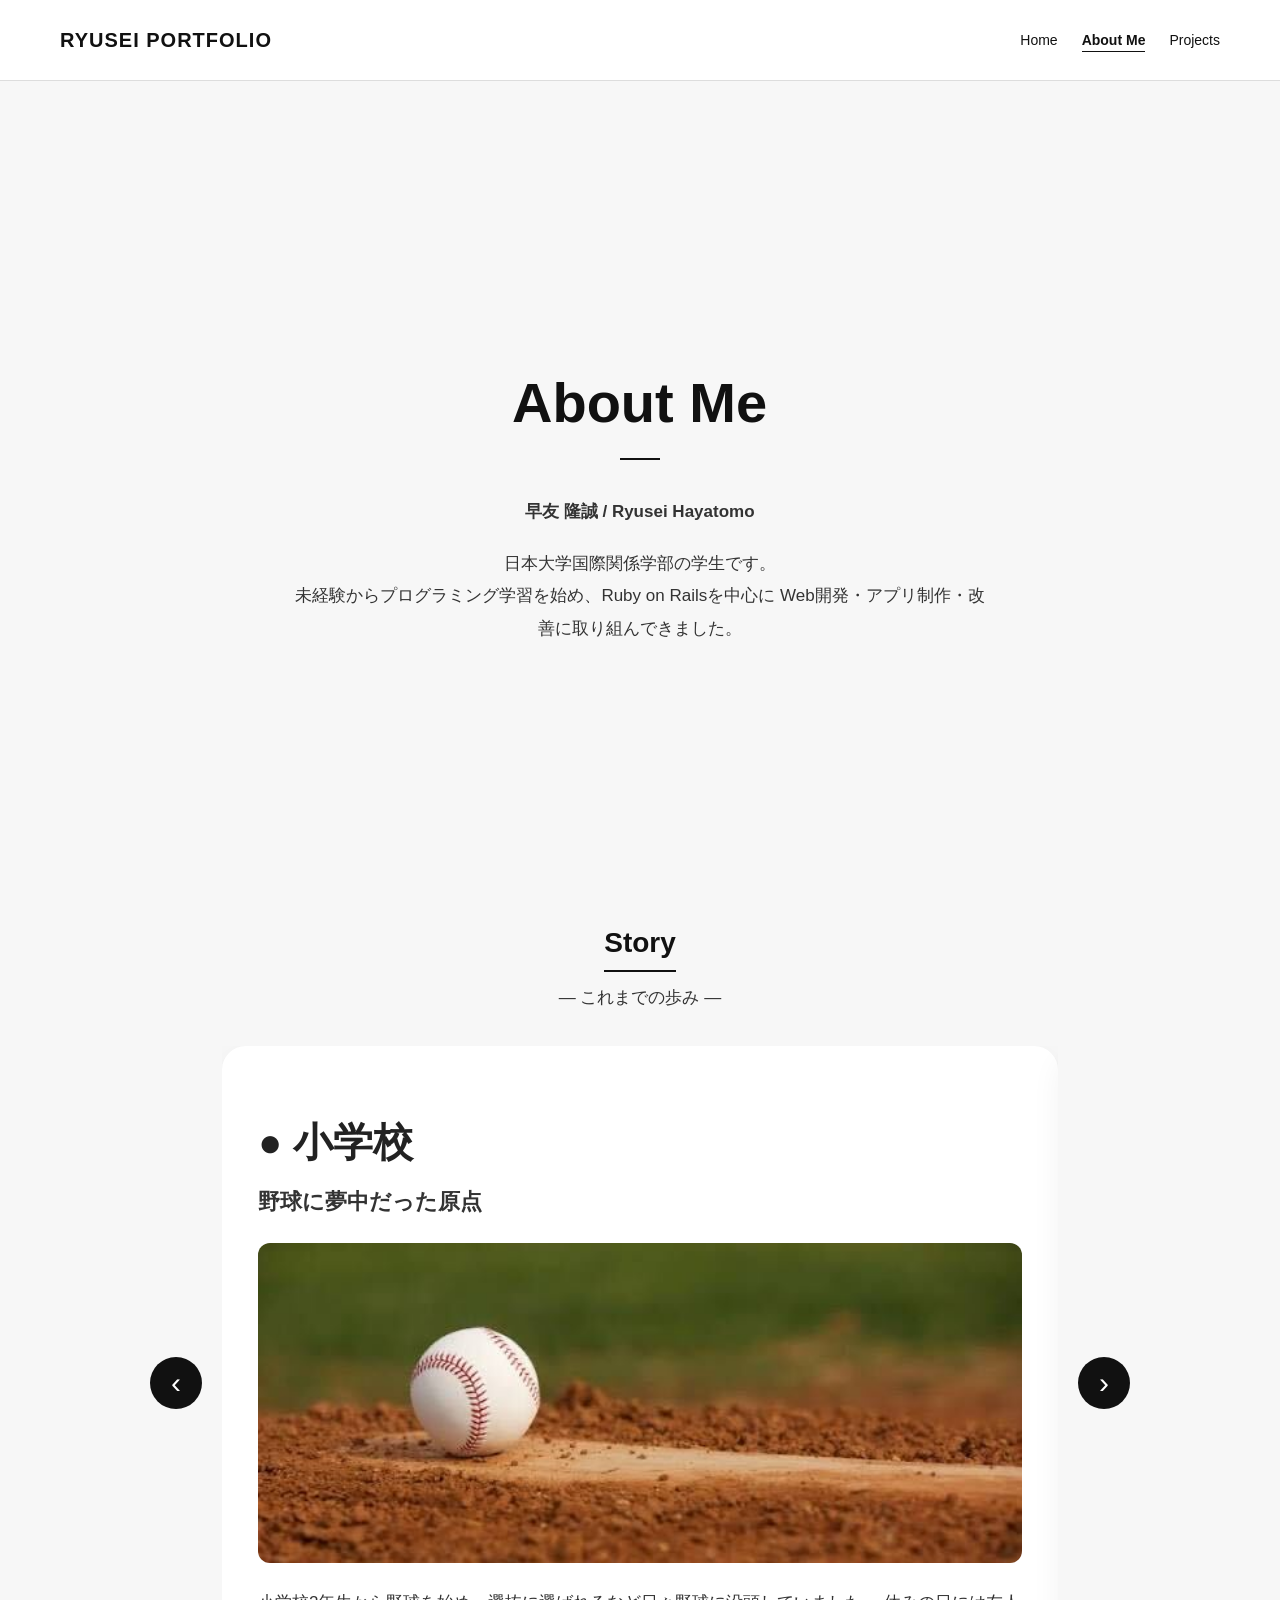
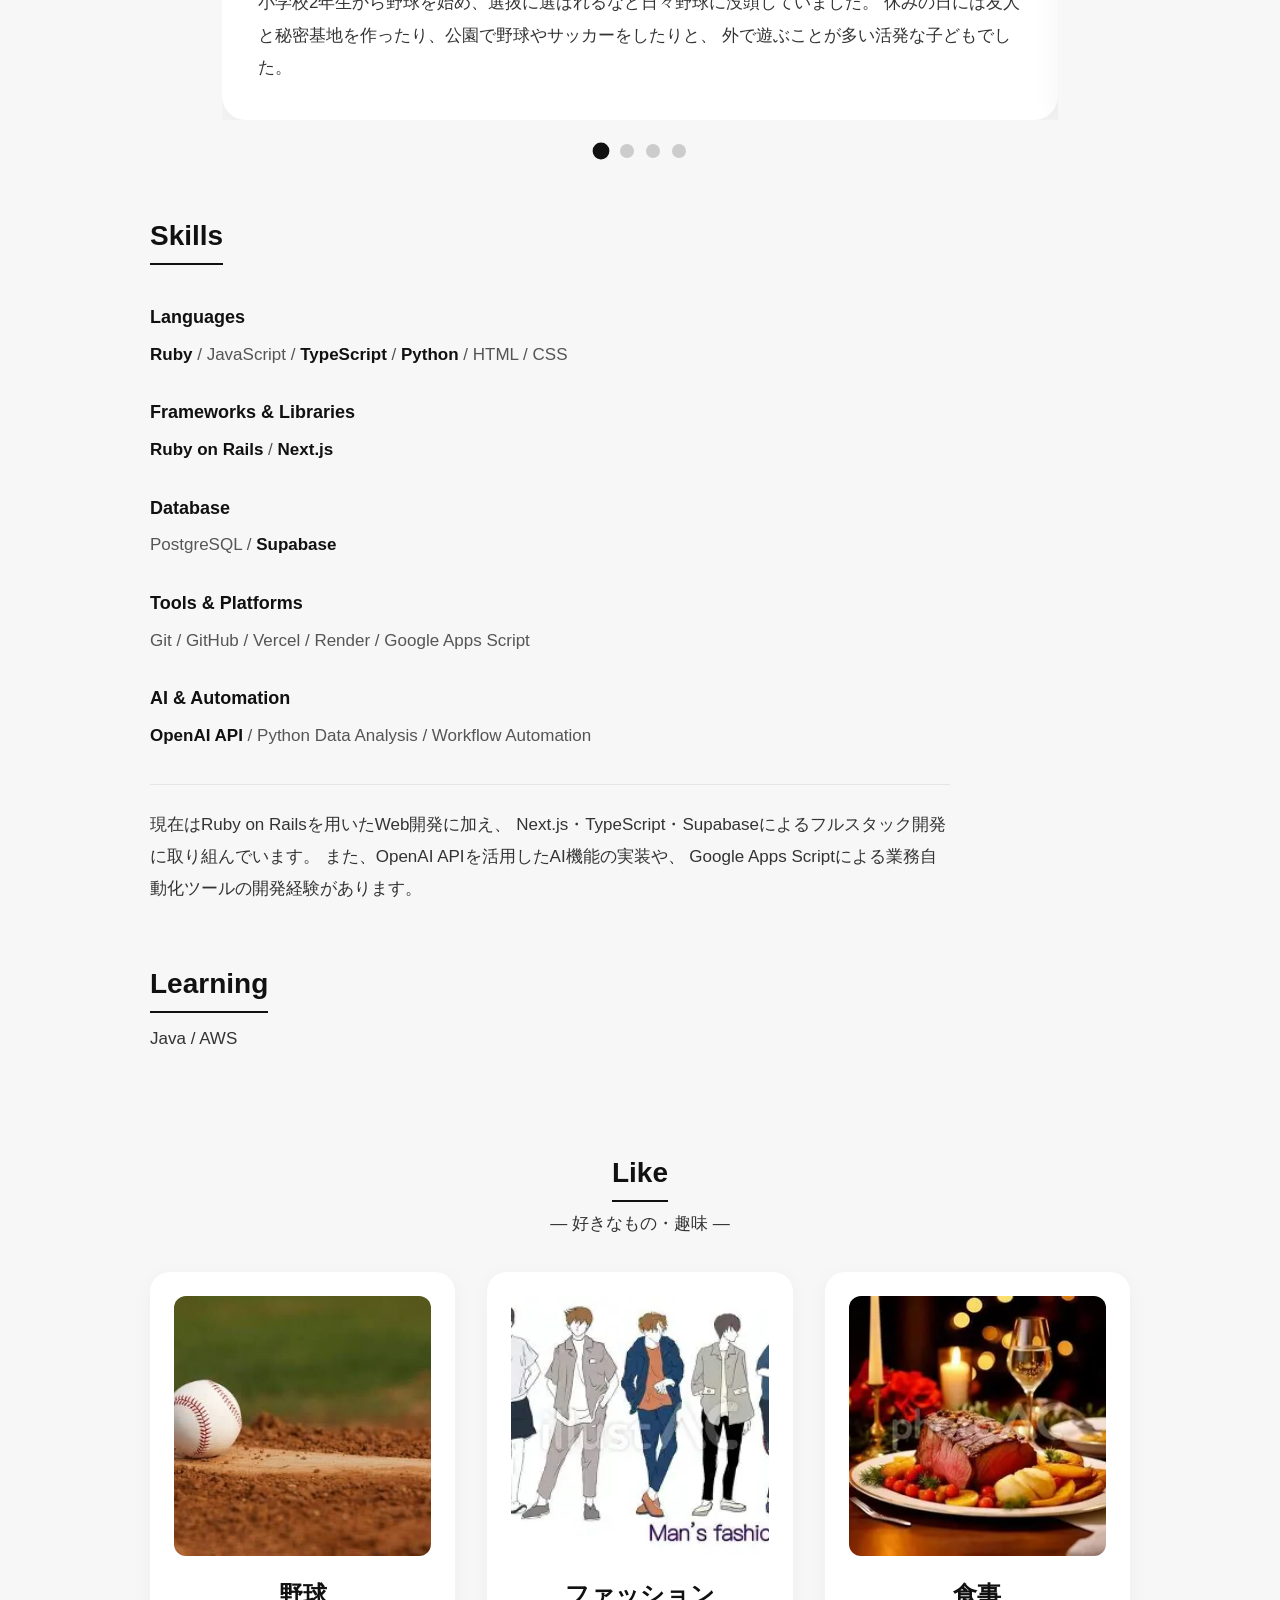
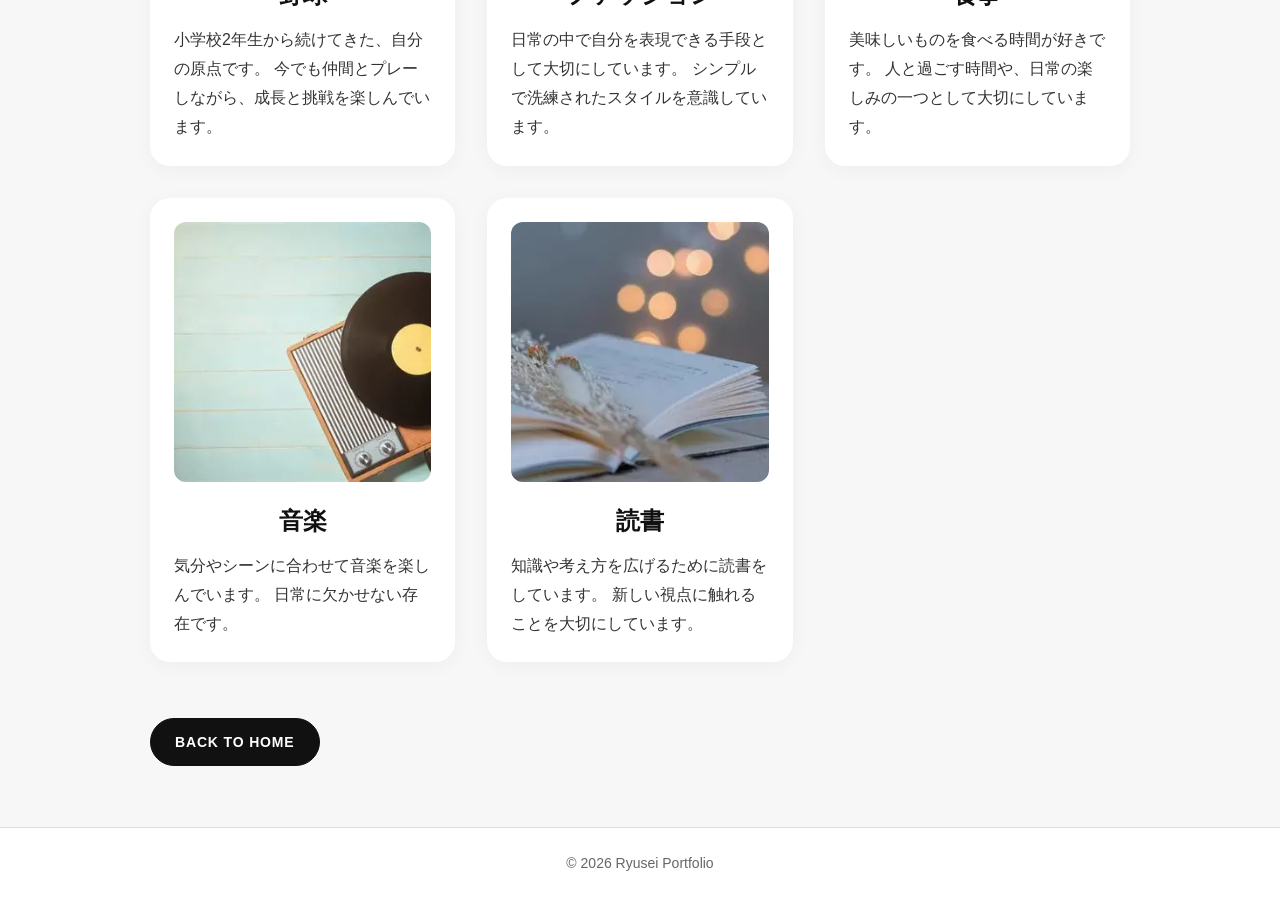
<file: about.html>
<!DOCTYPE html>
<html lang="ja">
<head>
  <meta charset="UTF-8" />
  <meta name="viewport" content="width=device-width, initial-scale=1.0" />
  <title>About Me | Ryusei Portfolio</title>
  <link rel="stylesheet" href="style.css" />
</head>
<body>
  <header class="header">
    <div class="logo">RYUSEI PORTFOLIO</div>
    <nav>
      <ul class="nav-list">
        <li><a href="index.html">Home</a></li>
        <li><a href="about.html" aria-current="page">About Me</a></li>
        <li><a href="projects.html">Projects</a></li>
      </ul>
    </nav>
  </header>

  <main class="about-page">
    <section class="about-hero no-image">
      <div class="about-content center animate fade-up">
        <h1 class="animate fade-up delay-1">About Me</h1>
        <p class="about-name animate fade-up delay-2">早友 隆誠 / Ryusei Hayatomo</p>
        <p class="animate fade-up delay-3">
          日本大学国際関係学部の学生です。<br />
          未経験からプログラミング学習を始め、Ruby on Railsを中心に
          Web開発・アプリ制作・改善に取り組んできました。
        </p>
      </div>
    </section>

    <section class="about-section story-section animate fade-up">
      <h2>Story</h2>
      <p class="story-subtitle">— これまでの歩み —</p>

      <div class="story-slider">
        <button class="story-btn prev" aria-label="前へ">‹</button>

        <div class="story-track-wrapper">
          <div class="story-track">
            <article class="story-card">
              <h3>● 小学校</h3>
              <h4>野球に夢中だった原点</h4>
              <img src="images/baseball.jpg" alt="小学校時代" />
              <p>
                小学校2年生から野球を始め、選抜に選ばれるなど日々野球に没頭していました。
                休みの日には友人と秘密基地を作ったり、公園で野球やサッカーをしたりと、
                外で遊ぶことが多い活発な子どもでした。
              </p>
            </article>

            <article class="story-card">
              <h3>● 中学校</h3>
              <h4>努力で苦手を変えた時期</h4>
              <img src="images/study.jpg" alt="中学校時代" />
              <p>
                中学校でも野球を続け、1年生から試合に出場し主軸を担いました。
                副主将として千葉県ベスト4を目指す中で、野球だけでなく勉強にも力を入れ、
                学年168位/170位から安定して20位以内まで成績を伸ばしました。
              </p>
            </article>

            <article class="story-card">
              <h3>● 高校</h3>
              <h4>挫折と転向を経験した時期</h4>
              <img src="images/baseball2.jpg" alt="高校時代" />
              <p>
                私立高校に特待生として入学し、勉強でも最上位クラスに所属しながら
                野球との両立に取り組みました。肩の怪我で投手を断念しましたが、
                野手へ転向し、Bチームでは4番、Aチームでは代打を任されるまで努力を重ねました。
              </p>
            </article>

            <article class="story-card">
              <h3>● 大学</h3>
              <h4>プログラミングに挑戦した転機</h4>
              <img src="images/study.jpg" alt="大学時代" />
              <p>
                2年の冬に将来への危機感を抱き、苦手意識のあったプログラミングに挑戦しました。
                ITスクールで学習を開始し、3か月でWebサイトを制作・デプロイ。
                その後は約2年間メンターとして教える側も経験し、現在はJavaやAWSも学んでいます。
              </p>
            </article>
          </div>
        </div>

        <button class="story-btn next" aria-label="次へ">›</button>
      </div>

      <div class="story-dots">
        <button class="story-dot active" data-index="0" aria-label="1枚目へ"></button>
        <button class="story-dot" data-index="1" aria-label="2枚目へ"></button>
        <button class="story-dot" data-index="2" aria-label="3枚目へ"></button>
        <button class="story-dot" data-index="3" aria-label="4枚目へ"></button>
      </div>
    </section>

<section class="about-section animate fade-up">
  <h2>Skills</h2>

  <div class="skill-category">
    <h3>Languages</h3>
    <p>
      <strong>Ruby</strong> /
      JavaScript /
      <strong>TypeScript</strong> /
      <strong>Python</strong> /
      HTML /
      CSS
    </p>
  </div>

  <div class="skill-category">
    <h3>Frameworks & Libraries</h3>
    <p>
      <strong>Ruby on Rails</strong> /
      <strong>Next.js</strong>
    </p>
  </div>

  <div class="skill-category">
    <h3>Database</h3>
    <p>
      PostgreSQL /
      <strong>Supabase</strong>
    </p>
  </div>

  <div class="skill-category">
    <h3>Tools & Platforms</h3>
    <p>
      Git /
      GitHub /
      Vercel /
      Render /
      Google Apps Script
    </p>
  </div>

  <div class="skill-category">
    <h3>AI & Automation</h3>
    <p>
      <strong>OpenAI API</strong> /
      Python Data Analysis /
      Workflow Automation
    </p>
  </div>

  <p class="skill-description">
    現在はRuby on Railsを用いたWeb開発に加え、
    Next.js・TypeScript・Supabaseによるフルスタック開発に取り組んでいます。
    また、OpenAI APIを活用したAI機能の実装や、
    Google Apps Scriptによる業務自動化ツールの開発経験があります。
  </p>
</section>

    <section class="about-section animate fade-up">
      <h2>Learning</h2>
      <p>Java / AWS</p>
    </section>

    <section class="about-section like-section animate fade-up">
      <h2>Like</h2>
        <p class="like-subtitle">— 好きなもの・趣味 —</p>

        <div class="like-grid">
          <div class="like-card">
            <img src="images/baseball.jpg" alt="野球" />
            <h3>野球</h3>
            <p>
              小学校2年生から続けてきた、自分の原点です。
              今でも仲間とプレーしながら、成長と挑戦を楽しんでいます。
            </p>
          </div>

          <div class="like-card">
            <img src="images/fashion.jpg" alt="ファッション" />
            <h3>ファッション</h3>
            <p>
              日常の中で自分を表現できる手段として大切にしています。
              シンプルで洗練されたスタイルを意識しています。
            </p>
          </div>

          <div class="like-card">
            <img src="images/meal.jpg" alt="食事" />
            <h3>食事</h3>
            <p>
              美味しいものを食べる時間が好きです。
              人と過ごす時間や、日常の楽しみの一つとして大切にしています。
            </p>
          </div>

          <div class="like-card">
            <img src="images/music.jpg" alt="音楽" />
            <h3>音楽</h3>
            <p>
              気分やシーンに合わせて音楽を楽しんでいます。
              日常に欠かせない存在です。
            </p>
          </div>

          <div class="like-card">
            <img src="images/book.jpg" alt="読書" />
            <h3>読書</h3>
            <p>
              知識や考え方を広げるために読書をしています。
              新しい視点に触れることを大切にしています。
            </p>
          </div>
        </div>
    </section>

    <div class="back-link animate fade-up">
      <a href="index.html" class="btn">BACK TO HOME</a>
    </div>
  </main>

  <footer class="footer">
    <p>© 2026 Ryusei Portfolio</p>
  </footer>

  <script src="script.js"></script>
</body>
</html>
</file>
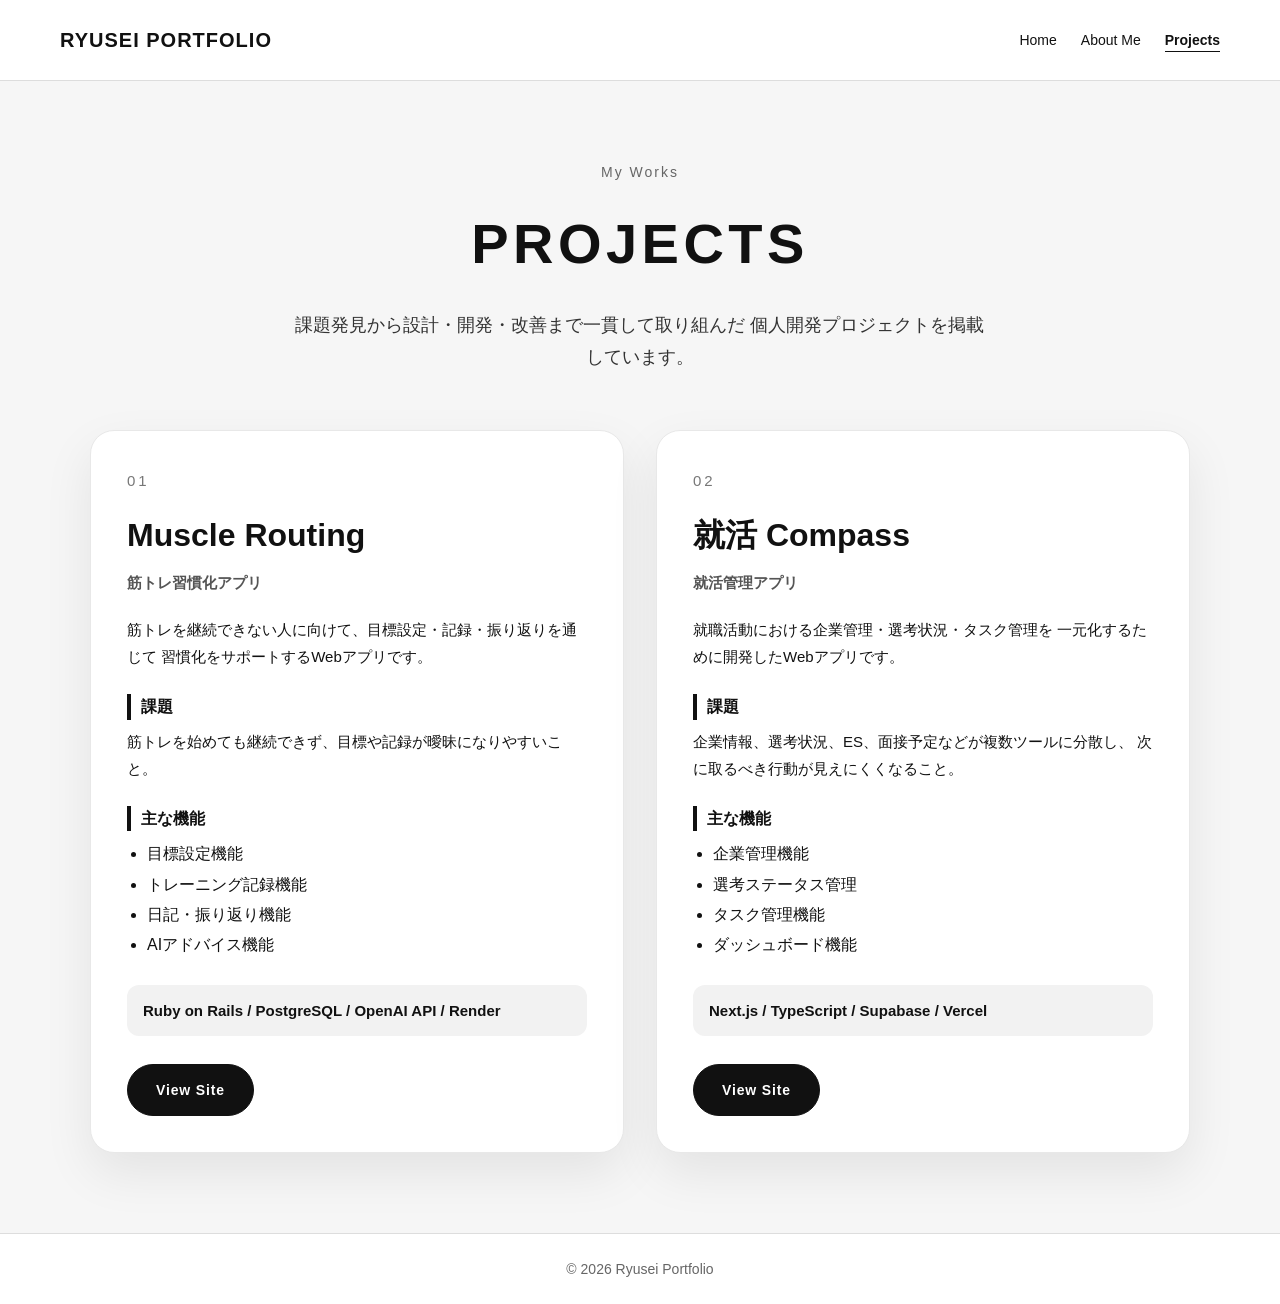
<file: projects.html>
<!DOCTYPE html>
<html lang="ja">
<head>
  <meta charset="UTF-8" />
  <meta name="viewport" content="width=device-width, initial-scale=1.0" />
  <title>Projects | Ryusei Portfolio</title>
  <link rel="stylesheet" href="style.css?v=20260709-2" />
</head>

<body>
  <header class="header">
    <div class="logo">RYUSEI PORTFOLIO</div>

    <nav>
      <ul class="nav-list">
        <li><a href="index.html">Home</a></li>
        <li><a href="about.html">About Me</a></li>
        <li><a href="projects.html" aria-current="page">Projects</a></li>
      </ul>
    </nav>
  </header>

  <main class="projects-page">
    <div class="container">
      <div class="projects-header">
        <p class="sub-title">My Works</p>
        <h1>PROJECTS</h1>

        <p class="description">
            課題発見から設計・開発・改善まで一貫して取り組んだ
            個人開発プロジェクトを掲載しています。
        </p>
        </div>

      <div class="project-grid">
        <article class="project-card">
          <p class="project-number">01</p>
          <h2>Muscle Routing</h2>
          <p class="project-label">筋トレ習慣化アプリ</p>

          <p>
            筋トレを継続できない人に向けて、目標設定・記録・振り返りを通じて
            習慣化をサポートするWebアプリです。
          </p>

          <div class="project-section">
            <h3>課題</h3>
            <p>
              筋トレを始めても継続できず、目標や記録が曖昧になりやすいこと。
            </p>
          </div>

          <div class="project-section">
            <h3>主な機能</h3>
            <ul class="project-list">
              <li>目標設定機能</li>
              <li>トレーニング記録機能</li>
              <li>日記・振り返り機能</li>
              <li>AIアドバイス機能</li>
            </ul>
          </div>

          <p class="tech-stack">
            Ruby on Rails / PostgreSQL / OpenAI API / Render
          </p>

          <div class="button-group">
            <a
              href="https://muscle-routing-2.onrender.com/"
              class="btn"
              target="_blank"
              rel="noopener noreferrer"
            >
              View Site
            </a>
          </div>
        </article>

        <article class="project-card">
          <p class="project-number">02</p>
          <h2>就活 Compass</h2>
          <p class="project-label">就活管理アプリ</p>

          <p>
            就職活動における企業管理・選考状況・タスク管理を
            一元化するために開発したWebアプリです。
          </p>

          <div class="project-section">
            <h3>課題</h3>
            <p>
              企業情報、選考状況、ES、面接予定などが複数ツールに分散し、
              次に取るべき行動が見えにくくなること。
            </p>
          </div>

          <div class="project-section">
            <h3>主な機能</h3>
            <ul class="project-list">
              <li>企業管理機能</li>
              <li>選考ステータス管理</li>
              <li>タスク管理機能</li>
              <li>ダッシュボード機能</li>
            </ul>
          </div>

          <p class="tech-stack">
            Next.js / TypeScript / Supabase / Vercel
          </p>

          <div class="button-group">
            <a
              href="https://shukatsu-compass.vercel.app/"
              class="btn"
              target="_blank"
              rel="noopener noreferrer"
            >
              View Site
            </a>
          </div>
        </article>
      </div>
    </div>
  </main>

  <footer class="footer">
    <p>© 2026 Ryusei Portfolio</p>
  </footer>

  <script src="script.js?v=20260709-2"></script>
</body>
</html>
</file>
<file: style.css>
*{
  margin: 0;
  padding: 0;
  box-sizing: border-box;
}

html {
  scroll-behavior: smooth;
}

body {
  font-family: "Helvetica Neue", Arial, sans-serif;
  color: #111;
  background-color: #f7f7f7;
  line-height: 1.6;
}

a {
  text-decoration: none;
  color: inherit;
}

img {
  width: 100%;
  display: block;
  border-radius: 8px;
}

/* Header */
.header {
  display: flex;
  justify-content: space-between;
  align-items: center;
  padding: 24px 60px;
  background-color: #fff;
  border-bottom: 1px solid #ddd;
  transition: padding 0.3s ease, box-shadow 0.3s ease;
  position: sticky;
  top: 0;
  z-index: 1000;
}

.header.scrolled {
  padding: 16px 60px;
  box-shadow: 0 4px 14px rgba(0, 0, 0, 0.06);
}

.logo {
  font-size: 20px;
  font-weight: bold;
  letter-spacing: 1px;
}

.nav-list {
  display: flex;
  gap: 24px;
  list-style: none;
}

.nav-list a {
  font-size: 14px;
  position: relative;
  transition: opacity 0.3s;
}

.nav-list a:hover {
  opacity: 0.6;
}

.nav-list a::after,
.links a::after {
  content: "";
  position: absolute;
  left: 0;
  bottom: -4px;
  width: 0;
  height: 1px;
  background-color: #111;
  transition: width 0.3s ease;
}

.nav-list a:hover::after,
.links a:hover::after {
  width: 100%;
}

/* Home Hero */
.hero {
  display: flex;
  justify-content: space-between;
  align-items: center;
  gap: 48px;
  padding: 60px;
  min-height: 80vh;
  max-width: 1200px;
  margin: 0 auto;
  position: relative;
  overflow: hidden;
}

.hero::before {
  content: "";
  position: absolute;
  top: -120px;
  right: -120px;
  width: 300px;
  height: 300px;
  background: rgba(0, 0, 0, 0.03);
  border-radius: 50%;
  animation: floatCircle 6s ease-in-out infinite;
}

.hero-image,
.hero-text {
  flex: 1;
}

.hero-image img {
  width: 100%;
  height: 500px;
  object-fit: cover;
  transition: transform 0.6s ease;
}

.hero-image:hover img {
  transform: scale(1.04);
}

.hero-text h1 {
  font-size: 72px;
  line-height: 1;
  margin-bottom: 20px;
  animation: titleFade 1.2s ease both;
}

.sub-title {
  font-size: 14px;
  letter-spacing: 2px;
  margin-bottom: 16px;
  color: #666;
}

.name-text {
  margin: 12px 0 16px;
  font-size: 16px;
  color: #555;
}

.description {
  margin-bottom: 32px;
  font-size: 18px;
  line-height: 1.9;
  color: #333;
  max-width: 600px;
}

.button-group {
  display: flex;
  gap: 16px;
  flex-wrap: wrap;
}

.btn {
  display: inline-block;
  padding: 12px 24px;
  background-color: #111;
  color: #fff;
  border-radius: 999px;
  transition: transform 0.3s ease, opacity 0.3s ease, box-shadow 0.3s ease;
}

.btn:hover {
  opacity: 0.9;
  transform: translateY(-3px);
  box-shadow: 0 8px 20px rgba(0, 0, 0, 0.12);
}

.btn-outline {
  background-color: transparent;
  color: #111;
  border: 1px solid #111;
}

/* Links */
.links {
  padding: 60px;
  background-color: #fff;
}

.links .container,
.about-page {
  max-width: 1100px;
  margin: 0 auto;
}

.links h2 {
  margin-bottom: 20px;
  font-size: 28px;
  position: relative;
  display: inline-block;
}

.links ul {
  list-style: none;
  display: flex;
  flex-direction: column;
  gap: 12px;
}

.links li {
  font-size: 18px;
}

.links a {
  position: relative;
  transition: opacity 0.3s;
}

.links a:hover {
  opacity: 0.6;
}

.links-list {
  list-style: none;
  display: flex;
  flex-direction: column;
  gap: 16px;
  margin-top: 24px;
}

.links-list a {
  display: flex;
  align-items: center;
  gap: 12px;
  font-size: 18px;
  padding: 12px 16px;
  border-radius: 10px;
  transition: all 0.25s ease;
}

.links-list a:hover {
  background-color: #f0f0f0;
  transform: translateX(4px);
}

.icon {
  width: 22px;
  height: 22px;
  object-fit: contain;
}

/* About */
.about-page {
  padding: 60px;
}

.about-hero {
  display: flex;
  gap: 48px;
  align-items: center;
  margin-bottom: 60px;
}

.about-image,
.about-content {
  flex: 1;
}

.about-image img {
  width: 100%;
  height: 500px;
  object-fit: cover;
  transition: transform 0.6s ease;
}

.about-image:hover img {
  transform: scale(1.04);
}

.about-content {
  display: flex;
  flex-direction: column;
  justify-content: center;
}

.about-content h1 {
  font-size: 56px;
  margin-bottom: 16px;
}

.about-name {
  font-weight: bold;
  margin-bottom: 20px;
  font-size: 18px;
}

.about-content p,
.about-section p {
  max-width: 800px;
  font-size: 17px;
  line-height: 1.9;
  color: #333;
}

.about-section {
  margin-bottom: 56px;
}

.about-section h2 {
  font-size: 28px;
  margin-bottom: 16px;
  position: relative;
  display: inline-block;
}

.about-section h2::after,
.links h2::after {
  content: "";
  position: absolute;
  left: 0;
  bottom: -6px;
  width: 0;
  height: 2px;
  background-color: #111;
  transition: width 0.6s ease;
}

.about-section.show h2::after,
.links.show h2::after {
  width: 100%;
}

.about-section h3 {
  font-size: 20px;
  margin-top: 28px;
  margin-bottom: 10px;
  color: #111;
}

/* 画像なし About Hero */
.about-hero.no-image {
  display: flex;
  justify-content: center;
  align-items: center;
  min-height: 80vh;
  text-align: center;
  padding: 60px 20px;
}

.about-content.center {
  max-width: 700px;
  align-items: center;
}

.about-content.center h1::after {
  content: "";
  display: block;
  width: 40px;
  height: 2px;
  background: #111;
  margin: 10px auto 20px;
}

/* Story Slider */
.story-section {
  text-align: center;
}

.story-subtitle {
  margin-bottom: 32px;
  color: #666;
  font-size: 16px;
  margin:auto
}

.story-slider {
  display: flex;
  align-items: center;
  gap: 20px;
  position: relative;
}

.story-track-wrapper {
  overflow: hidden;
  width: 100%;
}

.story-track {
  display: flex;
  transition: transform 0.5s ease;
}

.story-card {
  min-width: 100%;
  background: #ffffff;
  border-radius: 24px;
  padding: 36px;
  text-align: left;
  box-shadow: 0 10px 30px rgba(0, 0, 0, 0.05);
}

.story-card h3 {
  font-size: 40px;
  margin-bottom: 10px;
  color: #222;
}

.story-card h4 {
  font-size: 22px;
  margin-bottom: 24px;
  color: #333;
}

.story-card img {
  width: 100%;
  height: 320px;
  object-fit: cover;
  border-radius: 12px;
  margin-bottom: 24px;
  transition: transform 0.5s ease;
}

.story-card img:hover {
  transform: scale(1.05);
}

.story-card p {
  max-width: 100%;
  font-size: 17px;
  line-height: 1.9;
  color: #333;
}

.story-btn {
  width: 52px;
  height: 52px;
  border: none;
  border-radius: 50%;
  background: #111;
  color: #fff;
  font-size: 30px;
  cursor: pointer;
  flex-shrink: 0;
  transition: transform 0.3s ease, opacity 0.3s ease;
}

.story-btn:hover {
  transform: scale(1.08);
  opacity: 0.9;
}

.story-dots {
  display: flex;
  justify-content: center;
  gap: 12px;
  margin-top: 24px;
}

.story-dot {
  width: 12px;
  height: 12px;
  border: none;
  border-radius: 50%;
  background: #ccc;
  cursor: pointer;
  transition: transform 0.3s ease, background 0.3s ease;
}

.story-dot.active {
  background: #111;
  transform: scale(1.2);
}

/* Like */
.like-section {
  text-align: center;
  padding-top: 40px;
  margin-top: 40px;
}

.like-section h2 {
  display: inline-block;
  margin-bottom: 12px;
}

.like-subtitle {
  margin-bottom: 1000px;
  color: #666;
  font-size: 16px;
  text-align: center;
  margin:auto
}

.like-grid {
  display: grid;
  grid-template-columns: repeat(3, minmax(0, 1fr));
  gap: 32px;
  margin-top: 0;
  align-items: start;
}

.like-card {
  background-color: #fff;
  padding: 24px;
  border-radius: 20px;
  text-align: center;
  box-shadow: 0 4px 20px rgba(0, 0, 0, 0.04);
  transition: transform 0.35s ease, box-shadow 0.35s ease;
}

.like-card:hover {
  transform: translateY(-10px);
  box-shadow: 0 14px 30px rgba(0, 0, 0, 0.08);
}

.like-card img {
  width: 100%;
  height: 260px;
  object-fit: cover;
  border-radius: 12px;
  margin-bottom: 20px;
  transition: transform 0.6s ease;
}

.like-card:hover img {
  transform: scale(1.04);
}

.like-card h3 {
  font-size: 24px;
  margin: 0 0 12px;
  text-align: center;
  color: #111;
}

.like-card p {
  max-width: 100%;
  margin: 0;
  font-size: 16px;
  line-height: 1.8;
  color: #333;
  text-align: left;
}

.back-link {
  margin-top: 40px;
}

/* Footer */
.footer {
  text-align: center;
  padding: 24px;
  border-top: 1px solid #ddd;
  background-color: #fff;
  font-size: 14px;
  color: #666;
}

/* Animation */
.fade-in {
  opacity: 0;
  transform: translateY(20px);
  transition: all 1s ease;
}

.fade-in.show {
  opacity: 1;
  transform: translateY(0);
}

.animate {
  opacity: 0;
  transition: opacity 0.9s ease, transform 0.9s ease;
  will-change: opacity, transform;
}

.animate.show {
  opacity: 1;
  transform: translateY(0) translateX(0) scale(1);
}

.fade-up {
  transform: translateY(40px);
}

.fade-left {
  transform: translateX(-50px);
}

.fade-right {
  transform: translateX(50px);
}

.zoom-in {
  transform: scale(0.92);
}

.delay-1 {
  transition-delay: 0.1s;
}

.delay-2 {
  transition-delay: 0.2s;
}

.delay-3 {
  transition-delay: 0.3s;
}

.delay-4 {
  transition-delay: 0.4s;
}

.delay-5 {
  transition-delay: 0.5s;
}

/* Keyframes */
@keyframes floatCircle {
  0%,
  100% {
    transform: translateY(0px);
  }
  50% {
    transform: translateY(18px);
  }
}

@keyframes titleFade {
  from {
    opacity: 0;
    transform: translateY(24px);
    letter-spacing: 4px;
  }
  to {
    opacity: 1;
    transform: translateY(0);
    letter-spacing: 0;
  }
}

/* Responsive */
@media (max-width: 768px) {
  .header,
  .hero,
  .links,
  .about-page {
    padding: 24px;
  }

  .header {
    flex-direction: column;
    gap: 16px;
    align-items: flex-start;
  }

  .nav-list {
    gap: 16px;
  }

  .hero,
  .about-hero {
    flex-direction: column;
  }

  .hero {
    min-height: auto;
  }

  .hero-text h1,
  .about-content h1 {
    font-size: 42px;
  }

  .hero-image img,
  .about-image img {
    height: 320px;
  }

  .description,
  .about-content p,
  .about-section p,
  .story-card p {
    font-size: 16px;
    line-height: 1.8;
  }

  .about-section h2,
  .links h2 {
    font-size: 24px;
  }

  .about-section h3 {
    font-size: 18px;
  }

  .links li {
    font-size: 16px;
  }

  .button-group {
    flex-direction: column;
    align-items: flex-start;
  }

  .story-slider {
    gap: 12px;
  }

  .story-card {
    padding: 20px;
  }

  .story-card h3 {
    font-size: 28px;
  }

  .story-card h4 {
    font-size: 18px;
  }

  .story-card img {
    height: 220px;
  }

  .story-btn {
    width: 42px;
    height: 42px;
    font-size: 24px;
  }

  .like-grid {
    grid-template-columns: 1fr;
    gap: 24px;
  }

  .like-card {
    padding: 20px;
  }

  .like-card img {
    height: 200px;
  }

  .like-card h3 {
    font-size: 20px;
  }
}

.projects-page {
  background: #f6f6f6;
  padding: 80px 0;
}

.projects-page .container {
  width: 88%;
  max-width: 1100px;
  margin: 0 auto;
}

.projects-page h1 {
  font-size: 56px;
  letter-spacing: 0.08em;
  margin-bottom: 20px;
}

.projects-page .description {
  max-width: 760px;
  line-height: 1.9;
  font-size: 18px;
  margin-bottom: 56px;
}

.project-grid {
  display: grid;
  grid-template-columns: repeat(2, 1fr);
  gap: 32px;
}

.project-card {
  background: #fff;
  border-radius: 24px;
  padding: 36px;
  box-shadow: 0 20px 50px rgba(0, 0, 0, 0.08);
  border: 1px solid #e8e8e8;
}

.project-number {
  font-size: 14px;
  letter-spacing: 0.2em;
  color: #777;
  margin-bottom: 16px;
}

.project-card h2 {
  font-size: 32px;
  margin-bottom: 8px;
}

.project-label {
  font-weight: 700;
  color: #555;
  margin-bottom: 20px;
}

.project-card p {
  line-height: 1.8;
  font-size: 15px;
}

.project-section {
  margin-top: 24px;
}

.project-section h3 {
  font-size: 16px;
  margin-bottom: 8px;
  border-left: 4px solid #111;
  padding-left: 10px;
}

.project-list {
  padding-left: 20px;
  line-height: 1.9;
}

.tech-stack {
  margin-top: 24px;
  padding: 12px 16px;
  background: #f2f2f2;
  border-radius: 12px;
  font-weight: 700;
}

.project-card .button-group {
  margin-top: 28px;
  position: relative;
  z-index: 2;
}

.project-card .btn {
  display: inline-block;
  padding: 14px 28px;
  position: relative;
  z-index: 1;
}

@media (max-width: 768px) {
  .project-grid {
    grid-template-columns: 1fr;
  }

  .projects-page h1 {
    font-size: 40px;
  }

  .project-card {
    padding: 28px;
  }

  .project-card .button-group {
    width: 100%;
    margin-top: 24px;
  }

  .project-card .btn {
    display: flex;
    width: 100%;
    min-height: 48px;
    align-items: center;
    justify-content: center;
    padding: 12px 18px;
    border-radius: 10px;
    letter-spacing: 0.04em;
  }

  .project-card .btn:hover {
    transform: none;
    box-shadow: none;
  }

  .project-card .btn::after {
    display: none;
  }
}

.project-card {
  opacity: 0;
  transform: translateY(40px);
  transition: opacity 0.8s ease, transform 0.3s ease, box-shadow 0.3s ease;
}

.project-card.show {
  opacity: 1;
  transform: translateY(0);
}

.project-card:hover {
  box-shadow: 0 30px 70px rgba(0, 0, 0, 0.15);
}

.project-card .btn {
  position: relative;
  overflow: hidden;
}

.project-card .btn::after {
  content: "";
  position: absolute;
  top: 0;
  left: -100%;
  width: 100%;
  height: 100%;
  background: rgba(255, 255, 255, 0.25);
  transition: 0.4s;
  pointer-events: none;
}

.project-card .btn:hover::after {
  left: 100%;
}

.projects-header {
  text-align: center;
  margin-bottom: 90px;
}

.projects-header .description {
  max-width: 700px;
  margin: 0 auto;
  text-align: center;
  line-height: 1.8;
  font-size: 18px;
}

.skill-category {
  margin-bottom: 24px;
}

.skill-category h3 {
  font-size: 18px;
  margin-bottom: 8px;
  color: #111;
  font-weight: 700;
}

.skill-category p {
  color: #555;
  line-height: 1.8;
}

.skill-category strong {
  color: #111;
  font-weight: 700;
}

.skill-description {
  margin-top: 32px;
  padding-top: 24px;
  border-top: 1px solid #e5e5e5;
  line-height: 1.9;
  color: #666;
}

/* UX polish */
body {
  overflow-x: hidden;
}

a:focus-visible,
button:focus-visible {
  outline: 3px solid #4f76ff;
  outline-offset: 4px;
}

.nav-list a[aria-current="page"] {
  font-weight: 700;
}

.nav-list a[aria-current="page"]::after {
  width: 100%;
}

.hero {
  min-height: calc(100vh - 78px);
}

.hero-text h1 {
  font-size: clamp(48px, 6vw, 72px);
}

.btn {
  border: 1px solid #111;
  font-size: 14px;
  font-weight: 700;
  letter-spacing: 0.06em;
  text-align: center;
}

.story-subtitle,
.like-subtitle {
  margin: 0 auto 32px;
}

.story-btn:active {
  transform: scale(0.96);
}

.story-dot {
  width: 14px;
  height: 14px;
}

.projects-header {
  margin-bottom: 56px;
}

@media (max-width: 768px) {
  .header {
    padding-block: 16px;
    gap: 12px;
    align-items: center;
    flex-wrap: wrap;
  }

  .header.scrolled {
    padding: 12px 24px;
  }

  .logo {
    width: 100%;
    text-align: center;
    font-size: 16px;
  }

  .header nav {
    width: 100%;
  }

  .nav-list {
    gap: 10px;
    justify-content: center;
  }

  .nav-list a {
    display: block;
    padding: 6px 8px;
  }

  .hero {
    min-height: auto;
    padding-top: 40px;
  }

  .button-group {
    width: 100%;
  }

  .button-group .btn {
    flex: 1 1 160px;
  }

  .story-slider {
    gap: 0;
    padding-bottom: 58px;
  }

  .story-btn {
    position: absolute;
    bottom: 0;
    z-index: 2;
  }

  .story-btn.prev { left: calc(50% - 52px); }
  .story-btn.next { right: calc(50% - 52px); }
}

@media (prefers-reduced-motion: reduce) {
  html { scroll-behavior: auto; }

  *, *::before, *::after {
    animation-duration: 0.01ms !important;
    animation-iteration-count: 1 !important;
    transition-duration: 0.01ms !important;
  }

  .animate,
  .project-card {
    opacity: 1;
    transform: none;
  }
}
</file>
